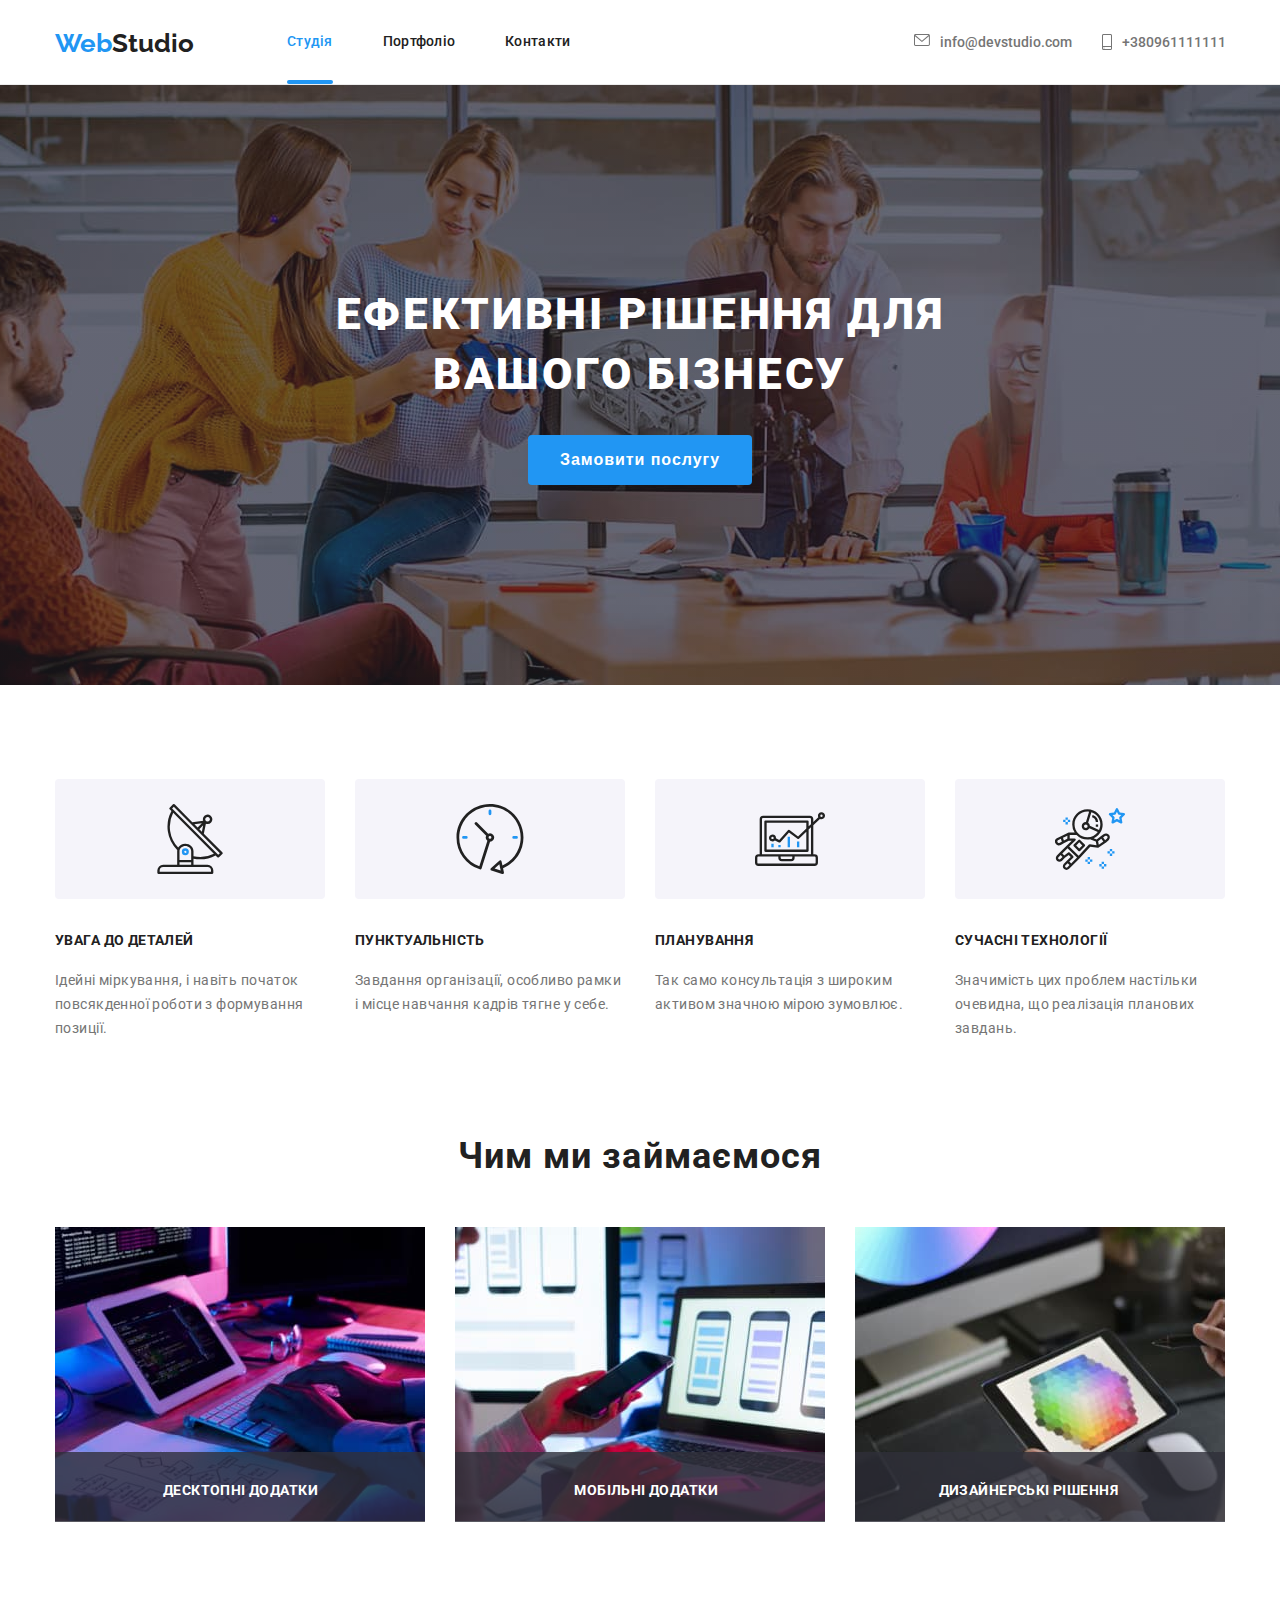
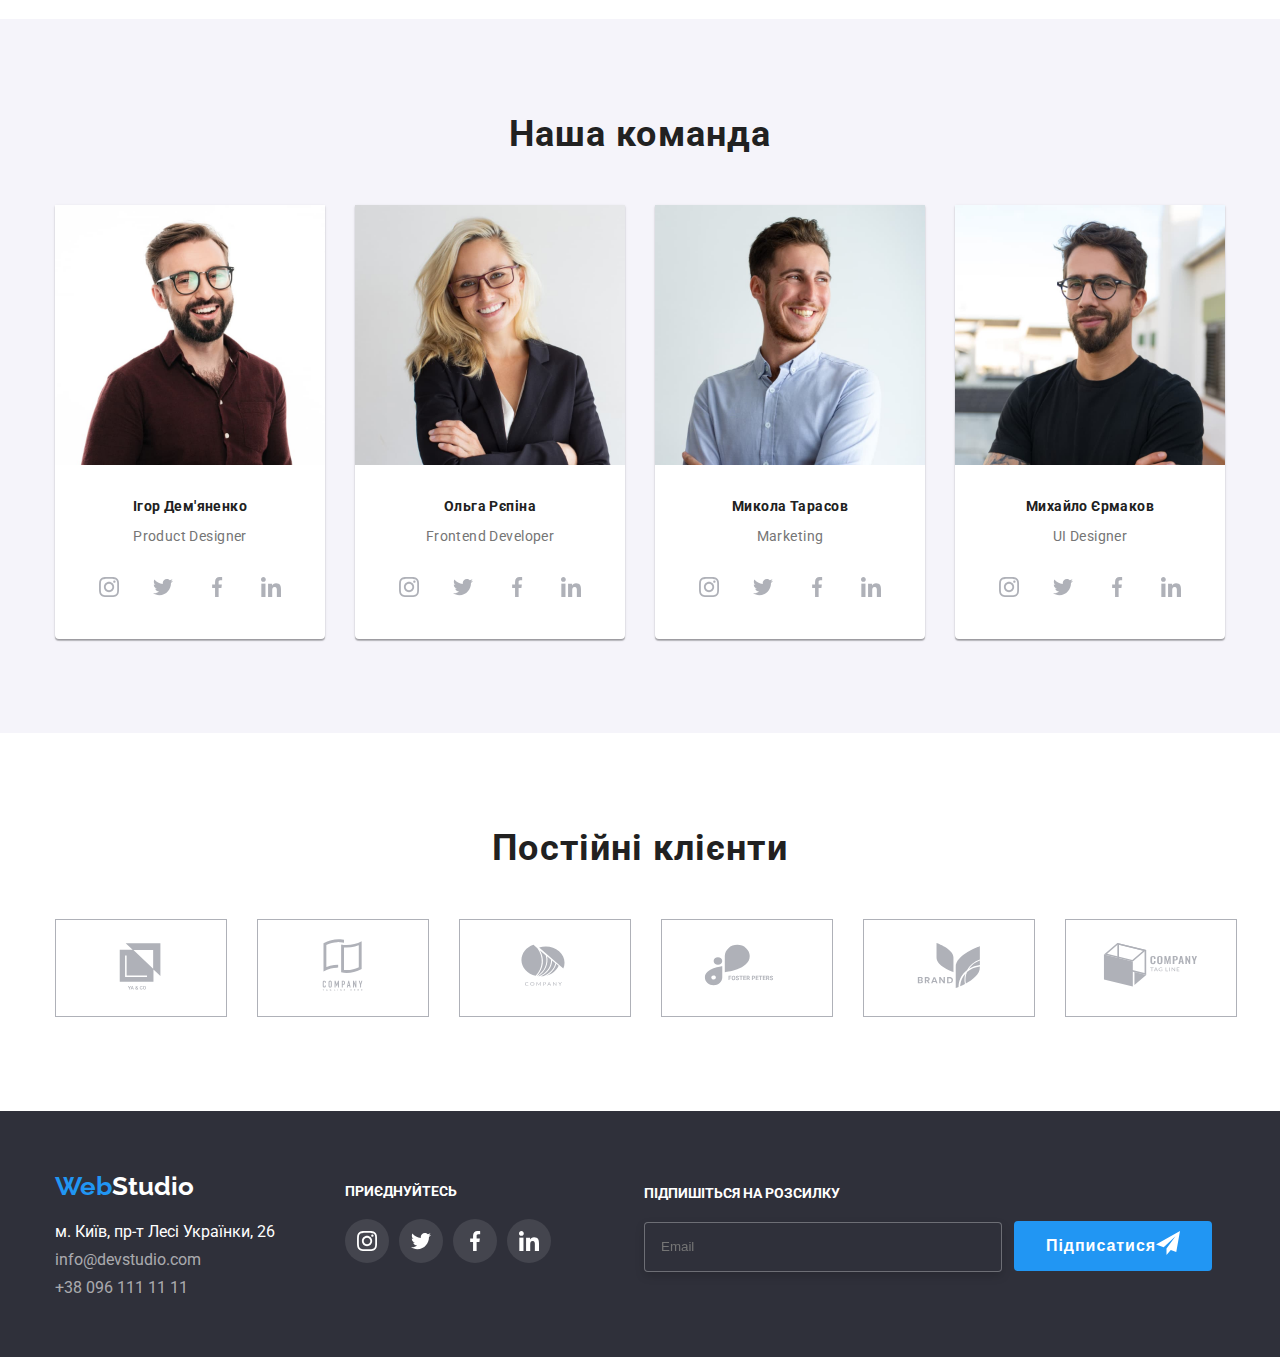
<file: index.html>
<!DOCTYPE html>
<html lang="en">
<head>
    <meta charset="UTF-8">
    <meta http-equiv="X-UA-Compatible" content="IE=edge">
    <meta name="viewport" content="width=device-width, initial-scale=1.0">
    <title>WebStudio</title>
    <link rel="preconnect" href="https://fonts.googleapis.com">
<link rel="preconnect" href="https://fonts.gstatic.com" crossorigin>
<link href="https://fonts.googleapis.com/css2?family=Raleway:wght@700&family=Roboto:wght@400;500;700;900&display=swap" rel="stylesheet">
<link rel="stlesheet" href="https://cdnjs.cloudflare.com/ajax/libs/modern-normalize/1.1.0/modern-normalize.min.css">
    <link rel="stylesheet" href="./css/styles.css">
</head>
<body>
    <header class="header header-line">
        <div class="container">       
             <!--Логотип-->
<div class="nav">            <a lang="en" href="./index.html" class="header-logo link"><span class="logo-span">Web</span>Studio</a>
    <nav>
        <ul class="header-list list site-nav">
            <li class="item current"><a href="" class="header-link link current">Студія</a></li>
            <li class="item"><a href="./portfolio.html" class="header-link link">Портфоліо</a></li>
            <li class="item"><a href="" class="header-link link">Контакти</a></li>
        </ul>
    </nav>
        <ul class="header-list list auth">
            <li class="item">
                <a href="mailto:info@devstudio.com" class="contact link"> 
                <svg class="icon-envelope" width="16" height="12"> 
                    <use href="./images/symbol-defs.svg#icon-envelope"></use> 
                </svg>info@devstudio.com</a></li>
            <li class="item"><a href="tel:+380961111111" class="contact link"> <svg class="icon-smartphone" width="10" height="16"> <use href="./images/symbol-defs.svg#icon-smartphone"></use> </svg>+380961111111</a></li>
        </ul></div>
        </div>

</header>
<main>
<!--Секція Герой-->

        <section class="hero">    
            <div class="container hero-wrapper">         
                <h1 class="hero-title">Ефективні рішення для вашого бізнесу</h1>
              <button data-modal-open type="button" class="button-main pointer link">Замовити послугу</button>
                    </div></section>
    
    <!--Секція Особливості-->
    <section class="padding">
<div class="container">        <h2 class="section-title visually-hidden">Особливості</h2>
    <ul class="list">
        <li class="list-item">
            <div class="list-wrapper">
                <svg class="benefits-icon" width="70" height="70"> 
                    <use href="./images/icons.svg#icon-antenna-1"></use> 
                 </svg> 
                <h3 class="text-header">УВАГА ДО ДЕТАЛЕЙ</h3>
                <p class="text">Ідейні міркування, і навіть початок повсякденної роботи з формування позиції.</p>
            </div>
        </li>
        <li class="list-item">
<div class="list-wrapper"> 
    <svg class="benefits-icon" width="70" height="70"> 
        <use href="./images/icons.svg#icon-clock-1"></use> 
     </svg>             
    <h3 class="text-header">ПУНКТУАЛЬНІСТЬ</h3>
<p class="text">Завдання організації, особливо рамки і місце навчання кадрів тягне у себе.</p></div>
        </li>
        <li class="list-item">
<div class="list-wrapper">   
    <svg class="benefits-icon" width="70" height="70"> 
        <use href="./images/icons.svg#icon-diagram-1"></use> 
     </svg>              
    <h3 class="text-header">ПЛАНУВАННЯ</h3>
<p class="text">Так само консультація з широким активом значною мірою зумовлює.</p></div>
        </li>
        <li class="list-item">
<div class="list-wrapper">  
    <svg class="benefits-icon" width="70" height="70"> 
        <use href="./images/icons.svg#icon-astronaut-1"></use> 
     </svg> 
                   <h3 class="text-header">СУЧАСНІ ТЕХНОЛОГІЇ</h3>
<p class="text">Значимість цих проблем настільки очевидна, що реалізація планових завдань.</p></div>
        </li>
    </ul></div>
    </section>
    <!--Секція Чим ми займаємося-->
    <section class="padding padding-top">      
<div class="container">    <h2 class="section-title">Чим ми займаємося</h2>
    <ul class="list wrapper">
        <li class="list-img"><div class="list-thumb"><img src="./images/box1.jpg" alt="десктопні додатки" width="370"><p class="label">десктопні додатки</p></div> </li>
        <li class="list-img"><div class="list-thumb"><img src="./images/box2.jpg" alt="мобільні додатки" width="370"><p class="label">мобільні додатки</p></div></li>
        <li class="list-img"><div class="list-thumb"><img src="./images/box3.jpg" alt="дизайнерські рішення" width="370"><p class="label">дизайнерські рішення</p></div></li>
    </ul></div>
    </section>
    <!--Секція Наша команда-->
   <section class="padding bcg">
<div class="container">    <h2 class="section-title">Наша команда</h2>
    <ul class="list wrapper">
        <li class="list-team"><img src="./images/teamcard1.jpg" alt="Ігор Дем'яненко Product Designer>" width="270"><h3 class="text-header">Ігор Дем'яненко</h3> <p class="text">Product Designer</p> 
<div class="social-container">            
    <ul class="social">
    <li class="social-link">
        <a class="links" href="">
        <svg class="social-icon" width="20" height="20">
            <use href="images/social.svg#icon-instagram"></use>
        </svg>
    </a>
</li>
    <li class="social-link">
        <a class="links" href="">
        <svg class="social-icon" width="20" height="20">
            <use href="images/social.svg#icon-twitter"></use>
        </svg>
    </a>
</li>
    <li class="social-link">
        <a class="links" href="">
        <svg class="social-icon" width="20" height="20">
            <use href="images/social.svg#icon-facebook"></use>
        </svg>
    </a>
</li>
    <li class="social-link">
        <a class="links" href="">
        <svg class="social-icon" width="20" height="20">
            <use href="images/social.svg#icon-linkedin"></use>
        </svg>
    </a>
</li>
</ul>
</div>
    </li>
        <li class="list-team"><img src="./images/teamcard2.jpg" alt="Ольга Рєпіна Frontend Developer>" width="270"><h3 class="text-header">Ольга Рєпіна</h3> <p class="text">Frontend Developer</p> 
            <div class="social-container">            
                <ul class="social">
                    <li class="social-link">
                        <a class="links" href="">
                        <svg class="social-icon" width="20" height="20">
                            <use href="images/social.svg#icon-instagram"></use>
                        </svg>
                    </a>
                </li>
                    <li class="social-link">
                        <a class="links" href="">
                        <svg class="social-icon" width="20" height="20">
                            <use href="images/social.svg#icon-twitter"></use>
                        </svg>
                    </a>
                </li>
                    <li class="social-link">
                        <a class="links" href="">
                        <svg class="social-icon" width="20" height="20">
                            <use href="images/social.svg#icon-facebook"></use>
                        </svg>
                    </a>
                </li>
                    <li class="social-link">
                        <a class="links" href="">
                        <svg class="social-icon" width="20" height="20">
                            <use href="images/social.svg#icon-linkedin"></use>
                        </svg>
                    </a>
                </li>
                </ul>
            </div>
        </li>
        <li class="list-team"><img src="./images/teamcard3.jpg" alt="Микола Тарасов Marketing>" width="270"> <h3 class="text-header">Микола Тарасов</h3> <p class="text">Marketing</p> 
            <div class="social-container">            
                <ul class="social">
                    <li class="social-link">
                        <a class="links" href="">
                        <svg class="social-icon" width="20" height="20">
                            <use href="images/social.svg#icon-instagram"></use>
                        </svg>
                    </a>
                </li>
                    <li class="social-link">
                        <a class="links" href="">
                        <svg class="social-icon" width="20" height="20">
                            <use href="images/social.svg#icon-twitter"></use>
                        </svg>
                    </a>
                </li>
                    <li class="social-link">
                        <a class="links" href="">
                        <svg class="social-icon" width="20" height="20">
                            <use href="images/social.svg#icon-facebook"></use>
                        </svg>
                    </a>
                </li>
                    <li class="social-link">
                        <a class="links" href="">
                        <svg class="social-icon" width="20" height="20">
                            <use href="images/social.svg#icon-linkedin"></use>
                        </svg>
                    </a>
                </li>
                </ul>
            </div>
        </li>
        <li class="list-team"><img src="./images/teamcard4.jpg" alt="Михайло Єрмаков UI Designer>" width="270"> <h3 class="text-header">Михайло Єрмаков</h3> <p class="text">UI Designer</p> 
            <div class="social-container">            
                <ul class="social">
                    <li class="social-link">
                        <a class="links" href="">
                        <svg class="social-icon" width="20" height="20">
                            <use href="images/social.svg#icon-instagram"></use>
                        </svg>
                    </a>
                </li>
                    <li class="social-link">
                        <a class="links" href="">
                        <svg class="social-icon" width="20" height="20">
                            <use href="images/social.svg#icon-twitter"></use>
                        </svg>
                    </a>
                </li>
                    <li class="social-link">
                        <a class="links" href="">
                        <svg class="social-icon" width="20" height="20">
                            <use href="images/social.svg#icon-facebook"></use>
                        </svg>
                    </a>
                </li>
                    <li class="social-link">
                        <a class="links" href="">
                        <svg class="social-icon" width="20" height="20">
                            <use href="images/social.svg#icon-linkedin"></use>
                        </svg>
                    </a>
                </li>
                </ul>
            </div>
        </li>
    </ul>
</div>
       </section>

       <!--Секція Постійні клієнти-->

       <section class="padding">      
        <div class="container">    <h2 class="section-title">Постійні клієнти</h2>
            <ul class="list wrapper client-list">
                <li class="client-item"> <a class="client-link link" href=""> <svg class="client-logo" width="106" height="60"> <use href="./images/symbol-defs.svg#icon-client-1"></use> </svg> </a></li>
                <li class="client-item"> <a class="client-link link" href=""> <svg class="client-logo" width="106" height="60"> <use href="./images/symbol-defs.svg#icon-client-2"></use> </svg> </a></li>
                <li class="client-item"> <a class="client-link link" href=""> <svg class="client-logo" width="106" height="60"> <use href="./images/symbol-defs.svg#icon-client-3"></use> </svg> </a></li>
                <li class="client-item"> <a class="client-link link" href=""> <svg class="client-logo" width="106" height="60"> <use href="./images/symbol-defs.svg#icon-client-4"></use> </svg> </a></li>
                <li class="client-item"> <a class="client-link link" href=""> <svg class="client-logo" width="106" height="60"> <use href="./images/symbol-defs.svg#icon-client-5"></use> </svg> </a></li>
                <li class="client-item"> <a class="client-link link" href=""> <svg class="client-logo" width="106" height="60"> <use href="./images/symbol-defs.svg#icon-client-6"></use> </svg> </a></li>
            </ul>
        </div>
            </section>
</main>
<footer class="footer-style">
    <!--Логотип-->
<div class="footer-general-container container">
    <div class="footer-position">        
    <a lang="en" href="./index.html" class="footer-logo-link link"><span class="logo-span">Web</span>Studio</a>
<address class="adress-position">
    <ul class="list">
        <li><a href="https://goo.gl/maps/7ZnGRg8ZARAcce246" class="footer link" target="_blank" rel="noopener noreferrer">м. Київ, пр-т Лесі Українки, 26</a></li>
        <li class="contact-padding"><a href="mailto:info@devstudio.com" class="footer-contact link ">info@devstudio.com</a></li>
        <li class="contact-padding"><a href="tel:+380961111111" class="footer-contact link">+38 096 111 11 11</a></li>
    </ul>
</address></div>
<div class="footer-position-social">
    <h2 class="visually-hidden">Соціальні мережі</h2>
    <h3 class="footer-title">приєднуйтесь</h3>
    <div class="footer-social-container">
        <ul class="footer-social">
            <li class="footer-social-link"> <a class="social-links" href="">
                <svg class="footer-icon" width="20" height="20">
                    <use href="./images/social.svg#icon-instagram"></use>
                </svg>
            </a>
            </li>
            <li class="footer-social-link"> <a class="social-links" href="">
                <svg class="footer-icon" width="20" height="20">
                    <use href="./images/social.svg#icon-twitter"></use>
                </svg>
            </a>
            </li>
            <li class="footer-social-link"> <a class="social-links" href="">
                <svg class="footer-icon" width="20" height="20">
                    <use href="./images/social.svg#icon-facebook"></use>
                </svg>
            </a>
            </li>
            <li class="footer-social-link"> <a class="social-links" href="">
                <svg class="footer-icon" width="20" height="20">
                    <use href="./images/social.svg#icon-linkedin"></use>
                </svg>
            </a>
            </li>
        </ul>
    </div>
</div>
<div class="footer-position-subscribe">
    <label class="footer-subscribe-title" for="footer-email">підпишіться на розсилку
    <div class="position-subscribe">     
            <input class="form-subscribe" type="email" name="email" placeholder="Email" id="footer-email"/>
          </label>       
    </div>   
</div>
<button type="button" class="button-main link position-subscribe-btn">Підписатися         
    <div class="send-icon-style">    
        <svg class="send-icon" width="24" height="24">
        <use href="./images/social.svg#icon-icon-send"></use>
    </svg></div>
            </button> 
</div>
</footer>
<!--Модальне вікно-->
<div class="backdrop is-hidden" data-modal>
<div class="modal">
    <button data-modal-close class="btn-close pointer">
        <svg class="close-back" width="18" height="18">
            <use href="./images/social.svg#icon-close-black"></use>
        </svg>
    </button>
    
    <!--Форма-->
    <h1 class="modal-title">Залиште свої дані, ми вам передзвонимо</h1>
    <form class="form">
<div class="form-field">        
    <label for="name" class="form-label">Ім'я</label>
<div class="input-wrap">    
    <input type="text" name="name" id="name" />
    <svg class="modal-icon" width="18" height="18">
        <use href="./images/social.svg#icon-person-black"></use>
    </svg>
</div>
</div>

<div class="form-field">  
        <label for="tel" class="form-label">Телефон</label>
<div class="input-wrap">
    <input type="tel" name="tel" id="tel" />
    <svg class="modal-icon" width="18" height="18">
        <use href="./images/social.svg#icon-phone-black"></use>
    </svg>
</div>
    </div>

        <div class="form-field">  
        <label for="mail" class="form-label">Пошта</label>
<div class="input-wrap">
    <input type="email" name="mail" id="mail" />
    <svg class="modal-icon" width="18" height="18">
        <use href="./images/social.svg#icon-email-black"></use>
    </svg>
</div>
</div>

        <div class="form-field">  
        <label for="comment" class="form-label">Коментар</label>
        <textarea name="comment" id="comment" rows="5" placeholder="Введіть текст"></textarea>
    </div> 
    <div class="form-policy">
        <input type="checkbox" class="hidden-checkbox" name="policy" id="policy">
        <label class="checkbox-label" for="policy">
            <div class="custom-checkbox">
                <svg class="modal-icon" width="11" height="8">
                    <use href="./images/social.svg#icon-check"></use>
                </svg>
            </div>
            Погоджуюся з розсилкою та приймаю <a class="policy-link" href="">Умови договору</a></label>
</div>
    <div class="btn-submit-position">
        <button type="submit" class="button-main link submit">Відправити</button>
    </div>
</div>
</div>
</form> 
<script src="./js/modal.js"></script>
</body>
</html>
</file>
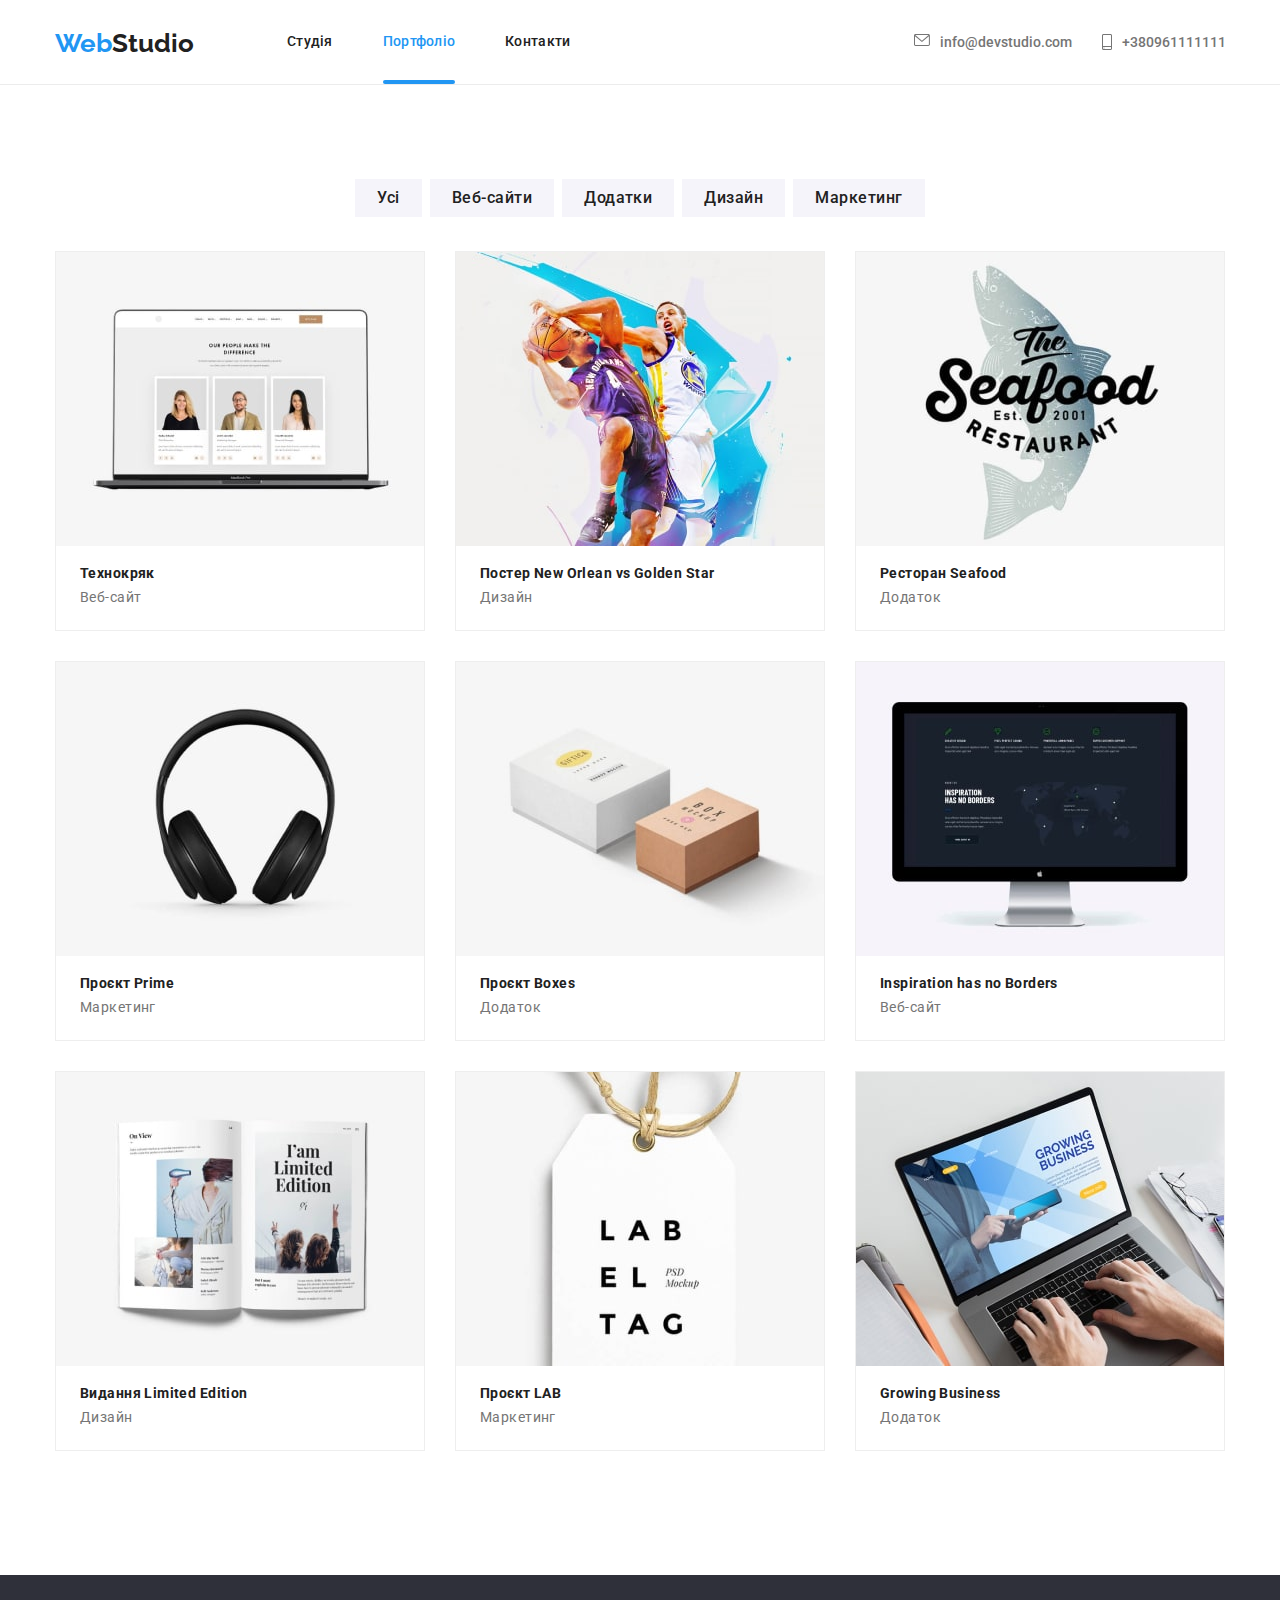
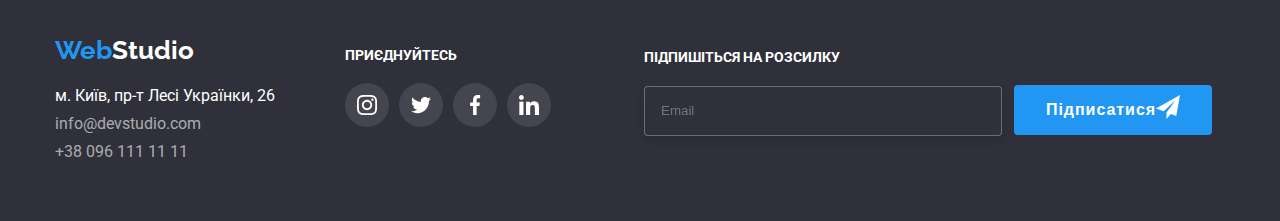
<file: portfolio.html>
<!DOCTYPE html>
<html lang="en">
<head>
    <meta charset="UTF-8">
    <meta http-equiv="X-UA-Compatible" content="IE=edge">
    <meta name="viewport" content="width=device-width, initial-scale=1.0">
    <title>WebStudio: Portfolio</title>
    <link rel="preconnect" href="https://fonts.googleapis.com">
<link rel="preconnect" href="https://fonts.gstatic.com" crossorigin>
<link href="https://fonts.googleapis.com/css2?family=Raleway:wght@700&family=Roboto:wght@400;500;700;900&display=swap" rel="stylesheet">
<link rel="stlesheet" href="https://cdnjs.cloudflare.com/ajax/libs/modern-normalize/1.1.0/modern-normalize.min.css">
    <link rel="stylesheet" href="./css/styles.css">
</head>
<body>
    <header class="header header-line">
        <div class="container">       
             <!--Логотип-->
<div class="nav">            <a lang="en" href="./index.html" class="header-logo link"><span class="logo-span">Web</span>Studio</a>
    <nav>
        <ul class="header-list list site-nav">
            <li class="item"><a href="./index.html" class="header-link link">Студія</a></li>
            <li class="item"><a href="./portfolio.html" class="header-link link current">Портфоліо</a></li>
            <li class="item"><a href="" class="header-link link">Контакти</a></li>
        </ul>
    </nav>
        <ul class="header-list list auth">
            <li class="item">
                <a href="mailto:info@devstudio.com" class="contact link"> 
                <svg class="icon-envelope" width="16" height="12"> 
                    <use href="./images/symbol-defs.svg#icon-envelope"></use> 
                </svg>info@devstudio.com</a></li>
            <li class="item"><a href="tel:+380961111111" class="contact link"> <svg class="icon-smartphone" width="10" height="16"> <use href="./images/symbol-defs.svg#icon-smartphone"></use> </svg>+380961111111</a></li>
        </ul></div>
        </div>

</header>
<main>

    <section class="section padding">
        <div class="container">
            
            <!--Навігація Портфоліо-->
        <nav>
            <ul class="list portfolio-buttons">
                <li class="btn-portfolio"><button type="button" class="btn-nav pointer link">Усі</button></li>
                <li class="btn-portfolio"><button type="button" class="btn-nav pointer link">Веб-сайти</button></li>
                <li class="btn-portfolio"><button type="button" class="btn-nav pointer link">Додатки</button></li>
                <li class="btn-portfolio"><button type="button" class="btn-nav pointer link">Дизайн</button></li>
                <li class="btn-portfolio"><button type="button" class="btn-nav pointer link">Маркетинг</button></li>
            </ul>
        </nav>

          <!--Секція Проекти-->
        <h2 class="section-title visually-hidden">Проекти</h2>   
    <ul class="flex-container">
        <li a class="project-item" href>
            <div class="project-details">
            <img src="./images/portfolio/img-min.jpg" alt="Технокряк" width="370"> 
            <p class="project-overlay-text">Ресурс пропонує комплексні пропозиції з різним рівнем функціоналу та сервісів. Все це дозволить відвідувачу отримати вичерпні відомості про компанію чи приватну особу.</p>
    </div>
    <div class="project-descr">  
        <h3 class="text-header">Технокряк</h3> 
        <p class="text">Веб-сайт</p></div></a></li>
    <li a class="project-item" href>
        <div class="project-details">
            <img src="./images/portfolio/img-1-min.jpg" alt="Постер New Orlean vs Golden Star" width="370"> 
            <p class="project-overlay-text">Ресурс пропонує комплексні пропозиції з різним рівнем функціоналу та сервісів. Все це дозволить відвідувачу отримати вичерпні відомості про компанію чи приватну особу.</p>
            </div>
            <div class="project-descr"><h3 class="text-header">Постер New Orlean vs Golden Star</h3> <p class="text">Дизайн</p></div></a></li>
    <li a class="project-item" href>
        <div class="project-details">
            <img src="./images/portfolio/img-2-min.jpg" alt="Ресторан Seafood" width="370">
            <p class="project-overlay-text">Ресурс пропонує комплексні пропозиції з різним рівнем функціоналу та сервісів. Все це дозволить відвідувачу отримати вичерпні відомості про компанію чи приватну особу.</p>
            </div>
            <div class="project-descr"><h3 class="text-header">Ресторан Seafood</h3> <p class="text">Додаток</p></div></a></li>
    <li a class="project-item" href>
        <div class="project-details">
            <img src="./images/portfolio/img-3-min.jpg" alt="Проєкт Prime" width="370"> 
            <p class="project-overlay-text">Ресурс пропонує комплексні пропозиції з різним рівнем функціоналу та сервісів. Все це дозволить відвідувачу отримати вичерпні відомості про компанію чи приватну особу.</p>
            </div>
            <div class="project-descr"><h3 class="text-header">Проєкт Prime</h3> <p class="text">Маркетинг</p></div></a></li>
    <li a class="project-item" href>
        <div class="project-details">
            <img src="./images/portfolio/img-4-min.jpg" alt="Проєкт Boxes" width="370"> 
            <p class="project-overlay-text">Ресурс пропонує комплексні пропозиції з різним рівнем функціоналу та сервісів. Все це дозволить відвідувачу отримати вичерпні відомості про компанію чи приватну особу.</p>
            </div>
            <div class="project-descr"><h3 class="text-header">Проєкт Boxes</h3> <p class="text">Додаток</p></div></a></li>
    <li a class="project-item" href>
        <div class="project-details">
            <img src="./images/portfolio/img-5-min.jpg" alt="Inspiration has no Borders" width="370">
            <p class="project-overlay-text">Ресурс пропонує комплексні пропозиції з різним рівнем функціоналу та сервісів. Все це дозволить відвідувачу отримати вичерпні відомості про компанію чи приватну особу.</p>
            </div>
            <div class="project-descr"><h3 class="text-header">Inspiration has no Borders</h3> <p class="text">Веб-сайт</p></div></a></li>
    <li a class="project-item" href>
        <div class="project-details">
            <img src="./images/portfolio/img-6-min.jpg" alt="Видання Limited Edition" width="370">
            <p class="project-overlay-text">Ресурс пропонує комплексні пропозиції з різним рівнем функціоналу та сервісів. Все це дозволить відвідувачу отримати вичерпні відомості про компанію чи приватну особу.</p>
            </div>
            <div class="project-descr"><h3 class="text-header">Видання Limited Edition</h3> <p class="text">Дизайн</p></div></a></li>
    <li a class="project-item" href>
        <div class="project-details">
            <img src="./images/portfolio/img-7-min.jpg" alt="Проєкт LAB" width="370">
            <p class="project-overlay-text">Ресурс пропонує комплексні пропозиції з різним рівнем функціоналу та сервісів. Все це дозволить відвідувачу отримати вичерпні відомості про компанію чи приватну особу.</p>
            </div>
            <div class="project-descr"><h3 class="text-header">Проєкт LAB</h3> <p class="text">Маркетинг</p></div></a></li>
    <li a class="project-item" href>
        <div class="project-details">
            <img src="./images/portfolio/img-8-min.jpg" alt="Growing Business" width="370">
            <p class="project-overlay-text">Ресурс пропонує комплексні пропозиції з різним рівнем функціоналу та сервісів. Все це дозволить відвідувачу отримати вичерпні відомості про компанію чи приватну особу.</p>
            </div>
            <div class="project-descr"><h3 class="text-header">Growing Business</h3> <p class="text">Додаток</p></div></a></li>
</ul>
        </div>

    </section>
</main>
<footer class="footer-style">
    <!--Логотип-->
<div class="footer-general-container container">
    <div class="footer-position">        
    <a lang="en" href="./index.html" class="footer-logo-link link"><span class="logo-span">Web</span>Studio</a>
<address class="adress-position">
    <ul class="list">
        <li><a href="https://goo.gl/maps/7ZnGRg8ZARAcce246" class="footer link" target="_blank" rel="noopener noreferrer">м. Київ, пр-т Лесі Українки, 26</a></li>
        <li class="contact-padding"><a href="mailto:info@devstudio.com" class="footer-contact link ">info@devstudio.com</a></li>
        <li class="contact-padding"><a href="tel:+380961111111" class="footer-contact link">+38 096 111 11 11</a></li>
    </ul>
</address></div>
<div class="footer-position-social">
    <h2 class="visually-hidden">Соціальні мережі</h2>
    <h3 class="footer-title">приєднуйтесь</h3>
    <div class="footer-social-container">
        <ul class="footer-social">
            <li class="footer-social-link"> <a class="social-links" href="">
                <svg class="footer-icon" width="20" height="20">
                    <use href="./images/social.svg#icon-instagram"></use>
                </svg>
            </a>
            </li>
            <li class="footer-social-link"> <a class="social-links" href="">
                <svg class="footer-icon" width="20" height="20">
                    <use href="./images/social.svg#icon-twitter"></use>
                </svg>
            </a>
            </li>
            <li class="footer-social-link"> <a class="social-links" href="">
                <svg class="footer-icon" width="20" height="20">
                    <use href="./images/social.svg#icon-facebook"></use>
                </svg>
            </a>
            </li>
            <li class="footer-social-link"> <a class="social-links" href="">
                <svg class="footer-icon" width="20" height="20">
                    <use href="./images/social.svg#icon-linkedin"></use>
                </svg>
            </a>
            </li>
        </ul>
    </div>
</div>
<div class="footer-position-subscribe">
    <label class="footer-subscribe-title" for="footer-email">підпишіться на розсилку
    <div class="position-subscribe">     
            <input class="form-subscribe" type="email" name="email" placeholder="Email" id="footer-email"/>
          </label>       
    </div>   
</div>
<button type="button" class="button-main link position-subscribe-btn">Підписатися         
    <div class="send-icon-style">    
        <svg class="send-icon" width="24" height="24">
        <use href="./images/social.svg#icon-icon-send"></use>
    </svg></div>
            </button> 
</div>
</footer>
</footer>
</body>
</html>
</file>
<file: css/styles.css>
:root{
    --primary-text-color: #757575;
    --primary-title-color: #ffffff;
    --secondary-text-color: #212121;
    --accent-color: #2196F3;
    --btn-color: #F5F4FA;
    --client-color: #AFB1B8;
    --transition: 250ms cubic-bezier(0.4, 0, 0.2, 1)
}

h1, h2, h3, h4, h5, h6, ul, p {
margin: 0;
}

*,
*::before,
*::after {
  box-sizing: border-box;
}

ul{
    padding-left: 0;
    list-style: none;
}

.flex-container{
    display: flex;
    flex-wrap: wrap;
    width: 1200px;
}

.container{
    width: 1200px;
    padding-left: 15px;
    padding-right: 15px;
    margin-left: auto;
    margin-right: auto;
}

.portfolio-buttons{
    justify-content: center;
    margin-bottom: 34px;

}

.portfolio-buttons .btn-portfolio + .btn-portfolio{
    margin-left: 8px;
}



.project-item{
    width: 370px;
    margin-right: 30px;
    margin-bottom: 30px;
    background: #FFFFFF;
border: 1px solid #EEEEEE;
}

.project-details{
    position: relative;
    overflow: hidden;
}

.project-details img{
    display: block;
}

.project-overlay-text{
    position: absolute;
    top: 0;
    left: 0;
    height: 100%;

    font-size: 18px;
line-height: 1.56;
letter-spacing: 0.03em;
background: rgba(33, 150, 243, 0.9);
color: var(--primary-title-color);
padding: 63px 24px;
transform: translateY(100%);
transition: transform 250ms;
}

.project-descr .text{
    margin-top: 4px;
    margin-bottom: 20px;
}

.project-item:hover .project-overlay-text{
    transform: translateY(0%);
}


.project-descr{
    padding-top: 20px;
    padding-left: 24px;
}
.project-item:nth-child(3) {
    margin-right: 0px;
}

/* *{
    outline: 1px solid red;
} */

body {
    font-family: 'Roboto', sans-serif;
    font-weight: 400;
    color: var(--primary-text-color);
    margin: 0;
}

.list{
    list-style: none;
}

.link{
    text-decoration: none;
    display: flex;
    cursor: pointer;
    transition: var(--transition);
}

.link:hover,
.link:focus{    
    color: var(--accent-color);
    

}
.project-item{
    transition: var(--transition);
}
.project-item:hover,
.project-item:focus{
    background: #FFFFFF;
    border: 1px solid #EEEEEE;
    box-shadow: 0px 1px 1px rgba(0, 0, 0, 0.12), 0px 4px 4px rgba(0, 0, 0, 0.06), 1px 4px 6px rgba(0, 0, 0, 0.16);
    cursor: pointer;
}

.header-logo{
    color: var(--secondary-text-color);
    font-family: 'Raleway', sans-serif;
font-weight: 700;
font-size: 26px;
line-height: 1.19;
display: inline-block;
padding-top: 28px;
padding-bottom: 24px;
}

.header{
    text-align: center;
}


.item{
    display: block;
    position: relative;

    padding-top: 34px;
    padding-bottom: 34px;
    text-align: center;
}

.site-nav .current{
    color: var(--accent-color);
}

.item .current:after{
    content: "";
position: absolute;
bottom: 0%;
    display: block;
    width: 100%;
    height: 4px;
    border-radius: 2px;
    background-color: var(--accent-color);
}
.nav{

    display: flex;

}

.site-nav {
    display: flex;
    align-items: center;
    margin-left: 93px;
}



.site-nav .item + .item{    
    margin-left: 50px;
}

.auth{
    display: flex;
    margin-left: 344px;
}

.auth .item + .item{
    margin-left: 30px;
}

.logo-span{
    color: var(--accent-color);
}

.header-link{
    color: var(--secondary-text-color);
    font-size: 14px;
    font-weight: 500;
    line-height: 1.14;
    letter-spacing: 0.02em;
}


.contact{
    color: var(--primary-text-color);
    font-weight: 500;
    font-size: 14px;
line-height: 16px;
}

.icon-smartphone, 
.icon-envelope {
    margin-right: 10px;
    fill: currentColor;
}

/*Секція Герой*/

.hero{
    background-color: #2F303A;
    padding-top: 200px;
    padding-bottom: 200px;
    text-align: center;

    max-width: 1600px;
    height: 600px;
    background-image: linear-gradient(to right, rgba(47, 48, 58, 0.4), rgba(47, 48, 58, 0.4)), url("../images/hero-bcg.jpg");
    margin-left: auto;
    margin-right: auto;
    background-position: center;
    background-size: cover;
}


.hero-wrapper{
    text-align: center;
    width: 696px;
    display: inline-block;
    margin: auto;
}



.hero-title{
    font-weight: 900;
font-size: 44px;
line-height: 1.36;
text-align: center;
letter-spacing: 0.06em;
text-transform: uppercase;
color: var(--primary-title-color)

}



.button-main{
    font-weight: 700;
font-size: 16px;
line-height: 1.88;
text-align: center;
letter-spacing: 0.06em;
color: var(--primary-title-color);
background-color: var(--accent-color);
padding: 10px 32px;
display: inline-block;
margin-top: 30px;
border: none;

border-radius: 4px;

transition: var(--transition);
}



.pointer {
    cursor: pointer;
  }

  .button:hover,
  .button:focus{
color: #188CE8;
  }

/*Секція Особливості*/

.padding{
    padding-top: 94px;
    padding-bottom: 94px;
}
.section-title{
    font-weight: 700;
font-size: 36px;
line-height: 1.17;
text-align: center;
letter-spacing: 0.03em;
color: var(--secondary-text-color);
}

.visually-hidden {
    position: absolute;
    white-space: nowrap;
    width: 1px;
    height: 1px;
    overflow: hidden;
    border: 0;
    padding: 0;
    clip: rect(0 0 0 0);
    clip-path: inset(50%);
    margin: -1px;
  }

  .benefits-icon{
    width: 270px;
    height: 120px;
    padding: 25px 100px;
    margin-bottom: 30px;
    background-color: var(--btn-color);
    border-radius: 4px;
    fill: currentColor;
  }

  .list-wrapper{
    display: inline-block;
    width: 270px;
  }
.list{
    display: flex;
}

.list .list-item + .list-item{
    margin-left: 30px;
}
.text-header{
    font-weight: 700;
font-size: 14px;
line-height: 1.14;
letter-spacing: 0.03em;
color: var(--secondary-text-color);
}

.text{
font-size: 14px;
line-height: 1.71;
letter-spacing: 0.03em;
margin-top: 20px;
}

/*Секція Чим ми займаємося*/


.wrapper{
    margin-top: 50px;
    display: flex;
}




.list-img,
.list-team {
    margin-right: 30px;
    margin-bottom: 0;
}



.list-thumb{
    position: relative;
    display: block;
    margin: 0;

}

.label{
    position: absolute;
    bottom: 27px;
    right: 107px;
    z-index: 2;

    color: #FFFFFF;
    font-weight: 700;
    font-size: 14px;
    line-height: 16px;
    text-align: center;
    letter-spacing: 0.03em;
    text-transform: uppercase;
}

.list-thumb::after{
    content: "";
    display: inline-block;
    position: absolute;
    z-index: 1;
    bottom: 1%;
    right: 0;
    width: 100%;
    height: 70px;
    background-color: rgba(47, 48, 58, 0.8);
    opacity: 1;
}

/*Секція Наша команда*/

.bcg{
    background-color: #F5F4FA;
}

.list-team .text{
    margin-top: 10px;
    text-align: center;
}

.list-team .text-header {
    margin-top: 30px;
    text-align: center;
}

.list-team{
    box-shadow: 0px 1px 3px rgba(0, 0, 0, 0.12), 0px 1px 1px rgba(0, 0, 0, 0.14), 0px 2px 1px rgba(0, 0, 0, 0.2);
border-radius: 0px 0px 4px 4px;
background: #FFFFFF;
}

.footer-logo-link{
    color: var(--primary-title-color);
    font-family: 'Raleway', sans-serif;
font-weight: 700;
font-size: 26px;
line-height: 1.19;
text-decoration: none;
list-style: none;
margin: 0%;
}


.footer{
    color: var(--primary-title-color);
    font-style: normal;
}
.footer-contact{
    color: rgba(255, 255, 255, 0.6);
    font-style: normal;
}

.footer-position{
    padding-top: 60px;
    padding-bottom: 60px;
}

.adress-position{
    padding-top: 20px;
}

.adress-position .list{
    flex-direction: column;
}
.adress {
    display: block;
    flex-direction: column;
}

.contact-padding{
    padding-top: 9px;
}

.footer-style{
    background-color: #2F303A;  
}

.btn-nav{
    color: var(--secondary-text-color);
    background-color: var(--btn-color);
    font-weight: 500;
font-size: 16px;
line-height: 1.62;
text-align: center;
letter-spacing: 0.03em;
border: none;
font-family: 'Roboto';
font-style: normal;
border-radius: 4;

padding: 6px 22px;
transition: var(--transition);


}

.btn-nav:hover,
.btn-nav:focus{
    background: #2196F3;
    color: var(--primary-title-color);
    box-shadow: 0px 3px 1px rgba(0, 0, 0, 0.1), 0px 1px 2px rgba(0, 0, 0, 0.08), 0px 2px 2px rgba(0, 0, 0, 0.12);
    border-radius: 4px;
}


.header-line{
    border-bottom: 1px solid #ECECEC;
    background: #FFFFFF;
}



.padding-top{
    padding-top: 0;
}



.icon-envelope{
    background-size: contain;
}


.client-list{
    display: flex;
}

.client-logo{
    fill: currentColor;
}


.client-link{
    border: 1px solid var(--client-color);
    padding: 16px 32px;
    min-width: 170px;
    color: var(--client-color);

}
.client-link {
    display: block;
    transition: border var(--transition);

}

.client-logo{
    transition: var(--transition);
}

.client-link:hover,
.client-link:focus{
    color: var(--accent-color);
    border: 1px solid var(--accent-color);
}


.client-item:not(:last-child){
    margin-right: 30px;
}

.social{
    display: flex;
    align-items: center;
}


.social-link:not(:last-child){
    margin-right: 10px;
}

.social-icon{
    fill: currentColor;
}

.links{
    color: var(--client-color);
    background-color: #FFFFFF;
    display: flex;
    align-items: center;
    justify-content: center;
    width: 44px;
    height: 44px;
    border-radius: 50%;
    transition: color var(--transition), background-color var(--transition);
}

.links:hover,
.links:focus{
    background-color: var(--accent-color);
    color: #FFFFFF;
}



.social-container{
    display: flex;
    max-width: 206px;
    height: 44px;
margin: 16px 32px 30px 32px;
}

.footer-position-social{
    margin-top: 72px;
    margin-left: 70px;
    height: 80px;
}

.footer-title{
    margin-bottom: 20px;
    color: var(--primary-title-color);
    text-transform: uppercase;
    font-size: 14px;
}

.footer-social-container{
    display: flex;
    height: 44px;
    margin-left: auto;
    margin-right: auto;
}

.footer-social-link:not(:last-child){
    margin-right: 10px;
}

.footer-general-container{
    display: flex;
    padding-top: 0%;
    padding-bottom: 0%;
    align-items: flex-start;

}

.footer-social{
    display: flex;
    padding-left: 0%;
}

.footer-icon{
    fill: currentColor;
}

.social-links{
    color: #FFFFFF;
    background-color: rgba(255, 255, 255, 0.1);
    display: flex;
    align-items: center;
    justify-content: center;
    width: 44px;
    height: 44px;
    border-radius: 50%;
    transition: background-color var(--transition);
}

.social-links:hover,
.social-links:focus{
    background-color: var(--accent-color);
}

.footer-position-subscribe{
    margin-top: 72px;
    margin-left: 93px;
}

.position-subscribe-btn{
    margin-top: 110px;
    display: flex;
}

.form-subscribe{
    width: 358px;
height: 50px;
left: 815px;
top: 2784px;
padding-left: 16px;
margin-top: 20px;
margin-right: 12px;

background: #2F303A;;
border: 1px solid rgba(255, 255, 255, 0.3);
filter: drop-shadow(0px 4px 4px rgba(0, 0, 0, 0.15));
border-radius: 4px;
outline: none;
transition: var(--transition);
}

.form-subscribe:focus{
    border: 1px solid var(--accent-color);
}

.position-subscribe{
    margin: 0;
    display: flex;
}
.footer-subscribe-title{
    color: var(--primary-title-color);
    text-transform: uppercase;
    font-size: 14px;
    font-weight: 700;
}

.send-icon{
    fill: currentColor;
    width: 24px;
    height: 24px;
    display: flex;
    align-items: center;
    justify-content: center;
}

.send-icon-style{
    color: #FFFFFF;
}

/* модальне вікно */

.backdrop{
    position: fixed;
    background-color: rgba(47, 48, 58, 0.8);
    top: 0;
    left: 0;
    width: 100%;
    height: 100%;
    opacity: 1; 
    visibility: visible; 
    transition: opacity var(--transition), 
    visibility var(--transition);
}

.backdrop.is-hidden{
    opacity: 0;
    visibility: hidden;
    pointer-events: none;
}

.modal{
    position: absolute;
top: 50%;
left:50%;
transform: translate(-50%, -50%);

width: 528px;
height: 581px;
background-color: #ffffff;
}

.btn-close{
    margin-left: 490px;
    margin-top: 8px;
    display: inline-block;
    width: 30px;
    height: 30px;
    border-radius: 50%;
    background-color: #FFFFFF;
    border: 1px solid rgba(0, 0, 0, 0.1);
    background-size: contain;
    position: relative;
}

.close-back{
    fill: currentColor;
    position: absolute;
    top: 50%;
left:50%;
transform: translate(-50%, -50%);
transition: var(--transition);
    }

.close-back:hover{
    color: var(--accent-color);
}

.modal-title{
    font-weight: 700;
font-size: 20px;
line-height: 23px;
text-align: center;
letter-spacing: 0.03em;
color: var(--secondary-text-color);
}
.form{
    width: 448px;
    margin-left: 40px;
    margin-top: 12px;
}
.form-field{
display: flex;
flex-direction: column;
margin-bottom: 10px;
}

.form-field input{
    margin: 0;
    height: 40px;
    border: 1px solid rgba(33, 33, 33, 0.2);
border-radius: 4px;
width: 100%;
outline: none;

transition: var(--transition);
}

.form-field input:focus + svg{
fill: var(--accent-color);
}

.form-field input:focus{
    border: 1px solid var(--accent-color);
}

.input-wrap{
    position: relative;
}

.form-field svg{
    position: absolute;
    top: 50%;
    left: 12px;
    transform: translateY(-50%);
    transition: var(--transition);
}
.form-field label{
    margin-bottom: 4px;
    font-weight: 400;
font-size: 12px;
line-height: 14px;
letter-spacing: 0.01em;
color: var(--primary-text-color);
}

.form-field textarea{
padding: 12px 16px;
border: 1px solid rgba(33, 33, 33, 0.2);
border-radius: 4px;

    font-family: 'Roboto';
font-style: normal;
font-weight: 400;
    font-size: 12px;
line-height: 14px;
letter-spacing: 0.01em;
color: rgba(117, 117, 117, 0.5);
resize: none;
outline: none
}

.form-field textarea:focus{
    border: 1px solid var(--accent-color);
    transition: var(--transition);
}


.form-policy{
    font-family: 'Roboto';
font-style: normal;
font-weight: 400;
font-size: 14px;
line-height: 1.71;
letter-spacing: 0.03em;
color: var(--primary-text-color);

display: flex;
justify-content: center;
text-align: center;
margin-top: 20px;
}

.label + .custom-checkbox{
    padding-left: 42px;
}

.hidden-checkbox{
    white-space: nowrap;
    width: 1px;
    height: 1px;
    overflow: hidden;
    border: 0;
    padding: 0;
    clip: rect(0 0 0 0);
    clip-path: inset(50%);
    margin: -1px;
}

.custom-checkbox{
    width: 16px;
    height: 15px;
    border: 1px solid var(--secondary-text-color);
    border-radius: 4px;
    margin-top: 4px;

    display: flex;
    align-items: center;
    justify-content: center;
    margin-right: 7px;
    transition: border var(--transition), background-color var(--transition);
}

.checkbox-label{
    display: flex;
}

.input-wrap input{
    padding-left: 42px;
}

.form-policy input:checked + label .custom-checkbox{
    border: 1px solid var(--accent-color);
    background-color: var(--accent-color);

}

.policy-link{
    color: var(--accent-color);
}

.btn-submit-position{
    text-align: center;
}
</file>
